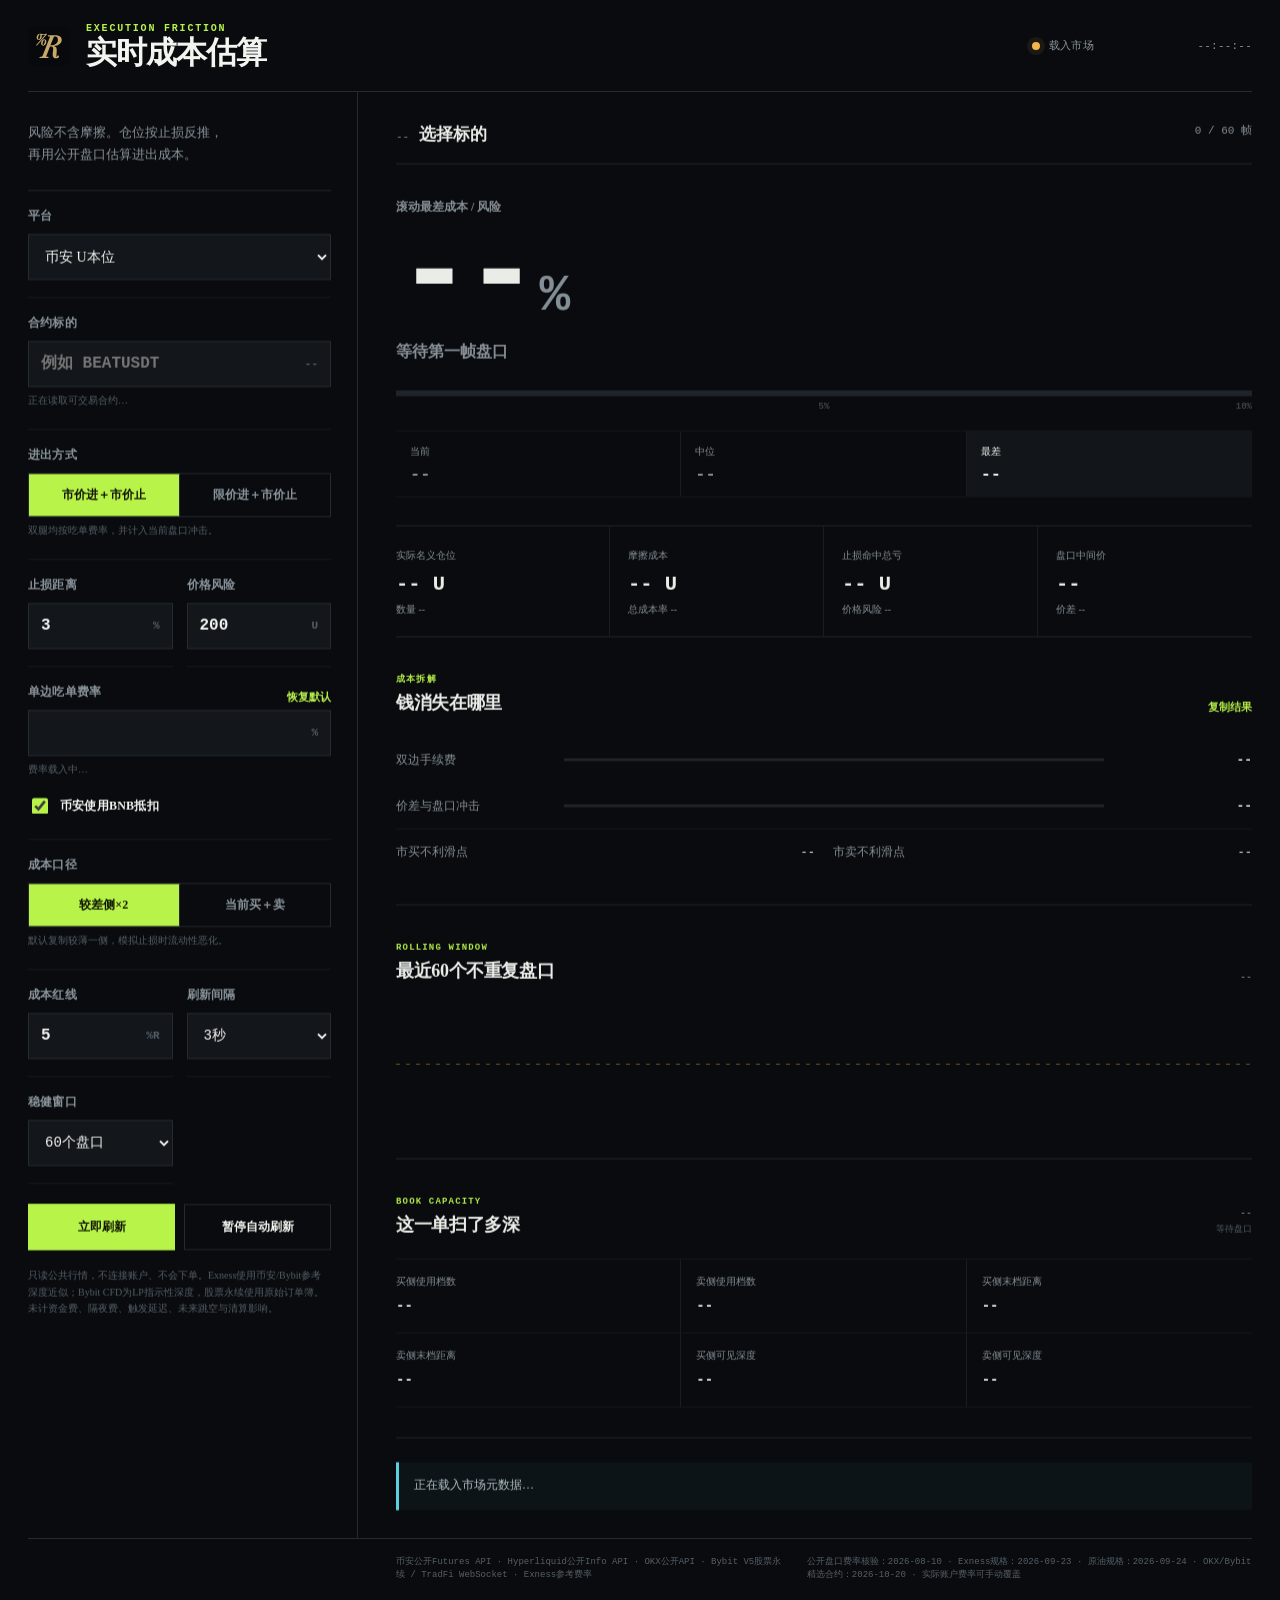
<file: index.html>
<!doctype html>
<html lang="zh-CN">
  <head>
    <meta charset="utf-8" />
    <meta name="viewport" content="width=device-width, initial-scale=1" />
    <meta http-equiv="refresh" content="0; url=./cost.html" />
    <meta name="theme-color" content="#080a0d" />
    <link rel="canonical" href="./cost.html" />
    <link rel="icon" href="./favicon-v5.svg" type="image/svg+xml" />
    <title>正在打开实时成本估算器</title>
  </head>
  <body>
    <p><a href="./cost.html">打开实时成本估算器</a></p>
  </body>
</html>
</file>
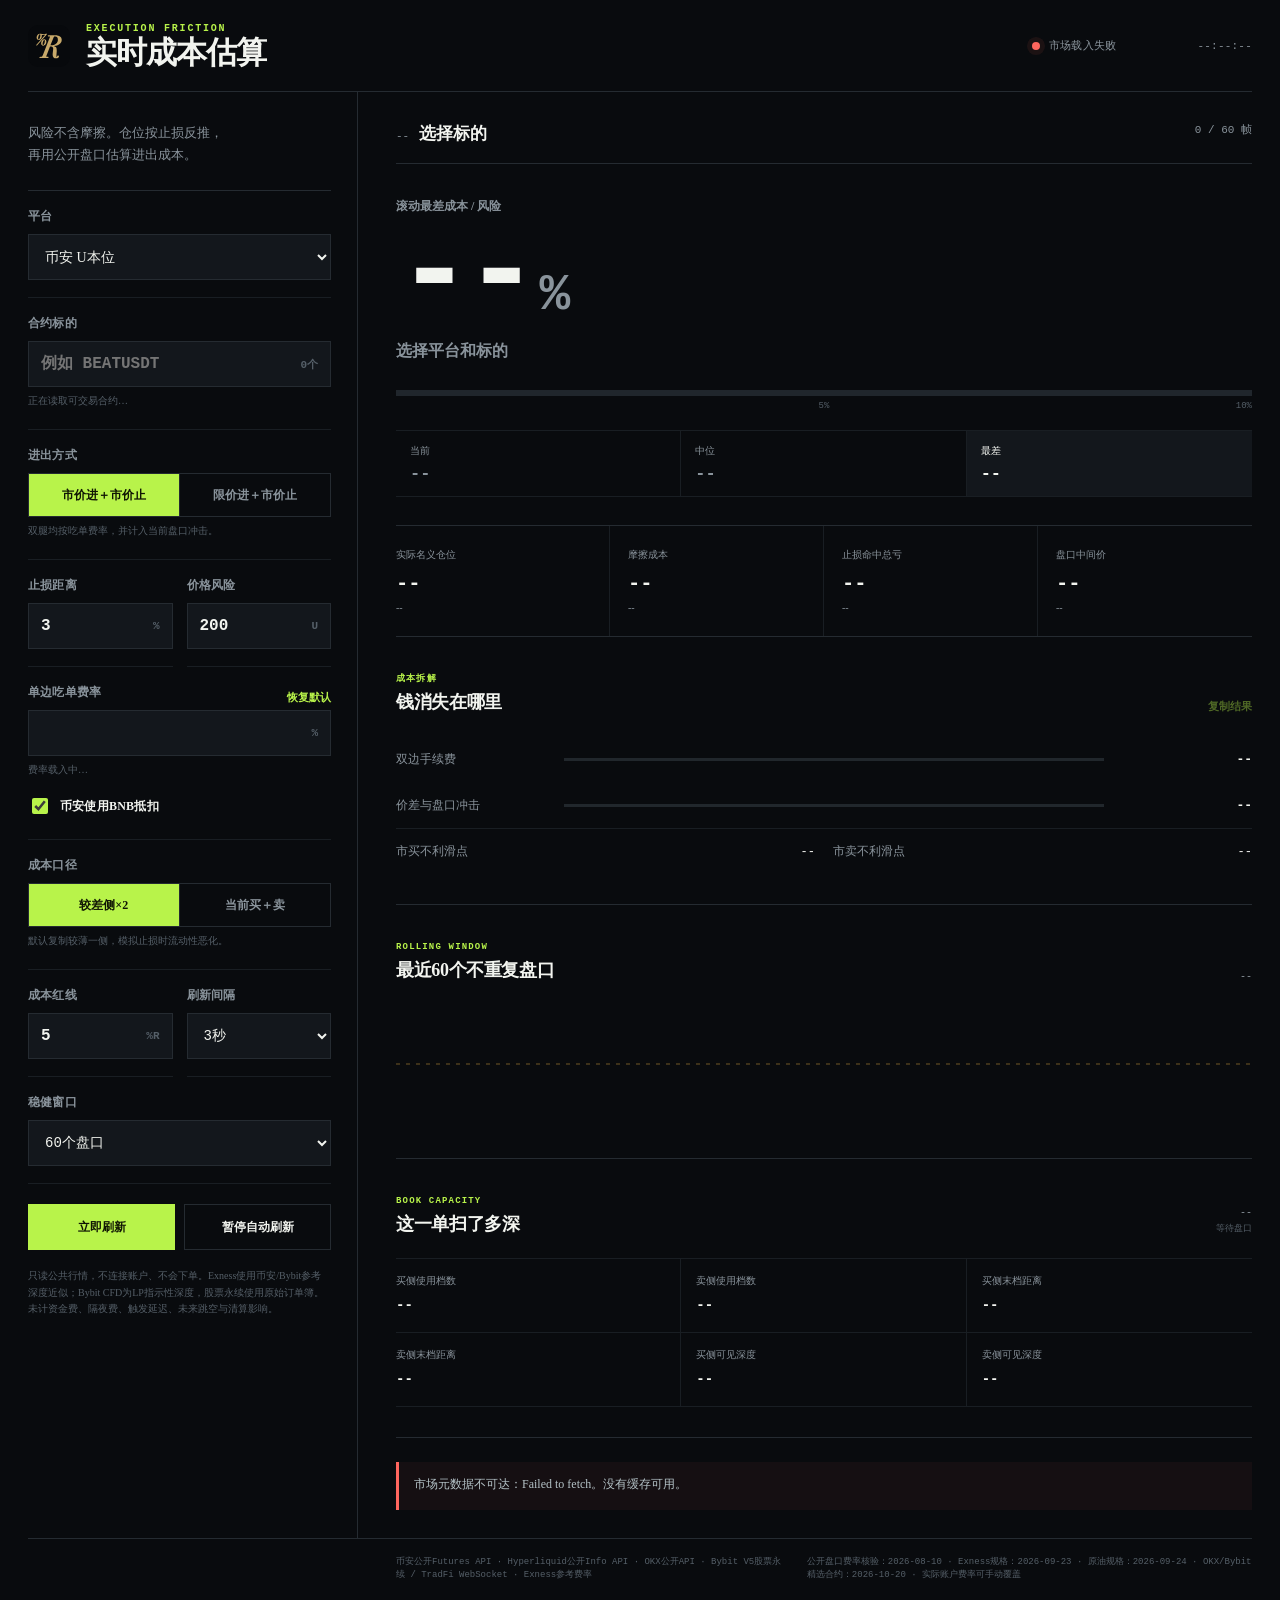
<file: cost.html>
<!doctype html>
<html lang="zh-CN">
  <head>
    <meta charset="utf-8" />
    <meta name="viewport" content="width=device-width, initial-scale=1, viewport-fit=cover" />
    <meta name="theme-color" content="#080a0d" />
    <meta name="apple-mobile-web-app-capable" content="yes" />
    <meta name="apple-mobile-web-app-status-bar-style" content="black-translucent" />
    <meta name="apple-mobile-web-app-title" content="成本估算" />
    <meta
      http-equiv="Content-Security-Policy"
      content="default-src 'self'; script-src 'self'; style-src 'self'; img-src 'self' data:; connect-src https://api.bybit.com https://www.okx.com https://fapi.binance.com https://api.hyperliquid.xyz wss://ws2.bybit.com; manifest-src 'self'"
    />
    <link rel="icon" href="./favicon-v5.ico" />
    <link rel="icon" href="./favicon-32-v5.png" type="image/png" sizes="32x32" />
    <link rel="icon" href="./favicon-16-v5.png" type="image/png" sizes="16x16" />
    <link rel="icon" href="./favicon-v5.svg" type="image/svg+xml" sizes="any" />
    <link rel="apple-touch-icon" href="./apple-touch-icon-v5.png" sizes="180x180" />
    <link rel="mask-icon" href="./safari-pinned-tab-v5.svg" color="#c8a96a" />
    <link rel="manifest" href="./manifest.webmanifest?v=5" />
    <link rel="stylesheet" href="./cost.css?v=27" />
    <title>实时执行成本估算器</title>
  </head>
  <body>
    <main class="shell">
      <header class="topbar">
        <div class="brand-lockup">
          <img class="brand-icon" src="./favicon-v5.svg" alt="" aria-hidden="true" />
          <div>
            <div class="eyebrow">EXECUTION FRICTION</div>
            <h1 id="pageHeading">实时成本估算</h1>
          </div>
        </div>
        <div class="live-state" id="liveState" data-state="loading">
          <span class="live-dot" aria-hidden="true"></span>
          <span id="liveLabel">载入市场</span>
          <time id="liveTime">--:--:--</time>
        </div>
      </header>

      <div class="workspace">
        <aside class="controls" aria-label="估算参数">
          <div class="control-intro">
            <p id="controlIntro">风险不含摩擦。仓位按止损反推，再用公开盘口估算进出成本。</p>
          </div>

          <div class="control-block">
            <label for="platform">平台</label>
            <select id="platform">
              <option value="binance">币安 U本位</option>
              <option value="bybit-stocks">Bybit 精选股票 / ETF 永续</option>
              <option value="okx-stocks">OKX 精选股票 / ETF 永续</option>
              <option value="hl-main">Hyperliquid 主市场</option>
              <option value="hl-xyz">Hyperliquid XYZ</option>
              <option value="hl-preipo">Hyperliquid Pre-IPO（上市前）</option>
              <option value="bybit-cfd">Bybit CFD（紧点差账户）</option>
              <option value="exness">Exness（参考深度近似）</option>
            </select>
          </div>

          <div class="control-block symbol-block">
            <label for="symbol">合约标的</label>
            <div class="symbol-input-wrap">
              <input
                id="symbol"
                list="symbols"
                autocomplete="off"
                spellcheck="false"
                placeholder="例如 BEATUSDT"
              />
              <span id="symbolCount">--</span>
            </div>
            <datalist id="symbols"></datalist>
            <div class="symbol-quick-pick" id="symbolQuickPick" hidden></div>
            <div class="field-note" id="productNote">正在读取可交易合约…</div>
            <div class="field-note" id="hlCatalogNote" hidden></div>
            <div class="field-note" id="okxNote" hidden></div>
          </div>

          <section id="exnessInputs" hidden aria-label="Exness参考费用">
            <p class="field-note warning-note" id="exRateNote"></p>
            <details class="exness-specs">
              <summary>费用与手数设置（自动记住）</summary>
              <div class="control-block">
                <label for="exAccount">Exness账户类型</label>
                <select id="exAccount">
                  <option value="raw">Raw Spread 裸点</option><option value="pro">Pro 先锋</option>
                  <option value="standard">Standard 标准</option><option value="zero">Zero 零点</option>
                </select>
              </div>
              <div class="control-block">
                <div class="label-row"><label for="exBaseBp">基础往返费率（可留空）</label><button id="exReset" type="button" class="text-button">恢复默认</button></div>
                <div class="number-field"><input id="exBaseBp" inputmode="decimal" placeholder="自动：参考点差＋Exness佣金" /><span>万分之</span></div>
                <p class="field-note">填1代表万1，包含点差＋双边佣金，不含扫档冲击。留空按参考点差＋Exness佣金近似。</p>
              </div>
              <div class="input-pair">
                <div class="control-block"><label for="exRebateBp">额外返佣折扣</label><div class="number-field"><input id="exRebateBp" inputmode="decimal" value="0" /><span>万分之</span></div></div>
                <div class="control-block"><label for="exSlipBp">额外往返滑点</label><div class="number-field"><input id="exSlipBp" inputmode="decimal" value="0" /><span>万分之</span></div></div>
              </div>
              <p class="field-note">这里填占名义仓位的万分比，不填每手金额或伙伴分成比例；返佣默认0。若总费率已含返佣或滑点，不要重复加减。</p>
              <div class="input-pair">
                <div class="control-block"><label for="exLotStep">参考取整步进</label><div class="number-field"><input id="exLotStep" inputmode="decimal" value="0.01" /><span>手</span></div></div>
                <div class="control-block"><label for="exMaxLots">参考单笔上限</label><div class="number-field"><input id="exMaxLots" inputmode="decimal" /><span>手</span></div></div>
              </div>
              <p class="field-note">手数向下取整，不超过风险预算。默认0.01手为计算参考，非已核实的交易步进；上限取已知较低时段值。请按自己终端的规格修改，两项按账户和标的记住。</p>
              <p class="field-note" id="exReferenceNote"></p>
            </details>
          </section>

          <div class="control-block">
            <label>进出方式</label>
            <div class="segmented" role="group" aria-label="进出方式">
              <button type="button" data-execution="market" class="active">市价进＋市价止</button>
              <button type="button" data-execution="limit">限价进＋市价止</button>
            </div>
            <div class="field-note" id="executionNote">双腿均按吃单费率，并计入当前盘口冲击。</div>
          </div>

          <div class="limit-controls" id="limitControls" hidden>
            <div class="input-pair">
              <div class="control-block">
                <label>交易方向</label>
                <div class="segmented compact-segmented" role="group" aria-label="交易方向">
                  <button type="button" data-side="long" class="active">做多</button>
                  <button type="button" data-side="short">做空</button>
                </div>
              </div>
              <div class="control-block">
                <div class="label-row">
                  <label for="limitPrice">限价价格</label>
                  <button id="resetLimitPrice" class="text-button" type="button">跟随盘口</button>
                </div>
                <div class="number-field"><input id="limitPrice" inputmode="decimal" /><span>USD</span></div>
              </div>
            </div>

            <div class="control-block fee-block">
              <div class="label-row">
                <label for="makerFee">单边挂单费率</label>
                <button id="resetMakerFee" class="text-button" type="button">恢复默认</button>
              </div>
              <div class="number-field"><input id="makerFee" inputmode="decimal" /><span>%</span></div>
              <div class="field-note" id="makerFeeNote">挂单费率载入中…</div>
            </div>
          </div>

          <div class="input-pair">
            <div class="control-block">
              <label for="stopPercent">止损距离</label>
              <div class="number-field"><input id="stopPercent" inputmode="decimal" value="3" /><span>%</span></div>
            </div>
            <div class="control-block">
              <label for="risk">价格风险</label>
              <div class="number-field"><input id="risk" inputmode="decimal" value="200" /><span>U</span></div>
            </div>
          </div>

          <div class="control-block fee-block" id="takerFeeBlock">
            <div class="label-row">
              <label for="takerFee">单边吃单费率</label>
              <button id="resetFee" class="text-button" type="button">恢复默认</button>
            </div>
            <div class="number-field"><input id="takerFee" inputmode="decimal" /><span>%</span></div>
            <div class="field-note" id="feeNote">费率载入中…</div>
            <label class="switch-row" id="bnbRow">
              <input id="bnbDiscount" type="checkbox" checked />
              <span>币安使用BNB抵扣</span>
            </label>
          </div>

          <div class="control-block fee-block" id="fixedCommissionBlock" hidden>
            <div class="label-row">
              <label for="fixedCommission" id="fixedCommissionLabel">每手完整交易佣金</label>
              <button id="resetFixedCommission" class="text-button" type="button">恢复默认</button>
            </div>
            <div class="number-field"><input id="fixedCommission" inputmode="decimal" value="6" /><span id="fixedCommissionUnit">U/手</span></div>
            <div class="field-note" id="fixedCommissionNote">Bybit Tight-Spread佣金载入中…</div>
          </div>

          <div class="control-block" id="methodBlock">
            <label>成本口径</label>
            <div class="segmented" role="group" aria-label="成本口径">
              <button type="button" data-method="conservative" class="active">较差侧×2</button>
              <button type="button" data-method="directional">当前买＋卖</button>
            </div>
            <div class="field-note">默认复制较薄一侧，模拟止损时流动性恶化。</div>
          </div>

          <div class="input-pair compact-pair">
            <div class="control-block">
              <label for="redline">成本红线</label>
              <div class="number-field"><input id="redline" inputmode="decimal" value="5" /><span>%R</span></div>
            </div>
            <div class="control-block" id="intervalBlock">
              <label for="sampleInterval">刷新间隔</label>
              <select id="sampleInterval">
                <option value="2000">2秒</option>
                <option value="3000" selected>3秒</option>
                <option value="5000">5秒</option>
              </select>
            </div>
          </div>

          <div class="input-pair compact-pair">
            <div class="control-block" id="windowBlock">
              <label for="sampleWindow">稳健窗口</label>
              <select id="sampleWindow">
                <option value="20">20个盘口</option>
                <option value="60" selected>60个盘口</option>
                <option value="120">120个盘口</option>
              </select>
            </div>
            <div class="control-block" id="depthModeBlock" hidden>
              <label for="depthMode">盘口深度</label>
              <select id="depthMode">
                <option value="auto" selected>自动扩展</option>
                <option value="raw">仅原始20档</option>
              </select>
            </div>
          </div>

          <div class="control-actions">
            <button type="button" class="primary-action" id="refreshNow">立即刷新</button>
            <button type="button" class="secondary-action" id="toggleLive">暂停自动刷新</button>
          </div>

          <p class="scope-note">
            只读公共行情，不连接账户、不会下单。Exness使用币安/Bybit参考深度近似；Bybit CFD为LP指示性深度，股票永续使用原始订单簿。未计资金费、隔夜费、触发延迟、未来跳空与清算影响。
          </p>
        </aside>

        <section class="results" id="resultsPanel" aria-live="polite" data-stale="false">
          <div class="result-context">
            <div>
              <span id="contextPlatform">--</span>
              <strong id="contextSymbol">选择标的</strong>
            </div>
            <div class="frame-count" id="frameCount">0 / 60 帧</div>
          </div>

          <section class="hero-result" id="heroResult" data-zone="idle">
            <div class="hero-label" id="heroLabel">滚动最差成本 / 风险</div>
            <div class="hero-number"><span id="heroValue">--</span><small>%</small></div>
            <div class="hero-verdict" id="heroVerdict">等待第一帧盘口</div>

            <div id="exScaleNote" class="exness-scale-note" hidden>
              <strong id="exRiskEquation">--</strong>
              <p id="exProxyDescription"></p>
              <p>仓位吃到更差报价时，成本比例会上升；首档承接充足时仍可能相同。跨平台近似，不是Exness真实盘口。</p>
            </div>

            <div class="risk-track" aria-label="成本风险刻度">
              <div class="risk-fill" id="riskFill"></div>
              <span class="risk-marker marker-five">5%</span>
              <span class="risk-marker marker-ten">10%</span>
            </div>

            <div class="stat-tabs" role="tablist" aria-label="统计视图">
              <button type="button" data-view="current" role="tab">
                <span>当前</span><b id="currentStat">--</b>
              </button>
              <button type="button" data-view="median" role="tab">
                <span>中位</span><b id="medianStat">--</b>
              </button>
              <button type="button" data-view="worst" role="tab" class="active">
                <span>最差</span><b id="worstStat">--</b>
              </button>
            </div>
          </section>

          <section class="primary-metrics" id="marketMetrics" aria-label="核心结果">
            <div>
              <span>实际名义仓位</span>
              <strong id="positionValue">-- U</strong>
              <small id="quantityValue">数量 --</small>
              <button type="button" class="text-button" id="copyContracts" title="按当前输入和最新盘口重算，并切到当前结果" hidden disabled>复制当前张数</button>
            </div>
            <div>
              <span>摩擦成本</span>
              <strong id="costValue">-- U</strong>
              <small id="costRateValue">总成本率 --</small>
            </div>
            <div>
              <span id="totalLossLabel">止损命中总亏</span>
              <strong id="totalLossValue">-- U</strong>
              <small id="actualRiskValue">价格风险 --</small>
            </div>
            <div>
              <span id="midLabel">盘口中间价</span>
              <strong id="midValue">--</strong>
              <small id="spreadValue">价差 --</small>
            </div>
          </section>

          <section class="primary-metrics" id="exnessMetrics" aria-label="Exness参考结果" hidden>
            <div>
              <div class="exness-lot-heading"><span>Exness参考手数</span><button id="exCopyLots" type="button" class="text-button" disabled>复制手数</button></div>
              <strong id="exLots">--</strong><small id="exPosition">名义仓位 --</small><small id="exLotNote">按参考步进向下取整</small>
            </div>
            <div><span>近似摩擦成本</span><strong id="exCost">--</strong><small id="exNetRate">含冲击总成本率 --</small></div>
            <div><span>近似止损总亏</span><strong id="exTotalLoss">--</strong><small id="exTotalR">实际价格风险＋近似成本</small></div>
            <div><span>参考盘口额外冲击</span><strong id="exImpact">--</strong><small id="exDepthDetails">按较差侧×2</small></div>
          </section>

          <p id="exLotRules" class="field-note exness-lot-rules" hidden></p>

          <div class="limit-assumption" id="limitAssumption" hidden>
            <strong>条件结论：挂单已按Post-only全额成交</strong>
            <span>若未成交：仓位0、交易成本0；机会成本和逆向选择不在本模型内。</span>
          </div>

          <section class="breakdown" aria-label="成本拆解">
            <div class="section-heading">
              <div>
                <span>成本拆解</span>
                <h2>钱消失在哪里</h2>
              </div>
              <button type="button" id="copySummary" class="text-button">复制结果</button>
            </div>
            <p id="exProxyBreakdown" class="field-note" hidden></p>
            <div class="breakdown-row">
              <span id="feeBreakdownLabel">双边手续费</span>
              <div class="micro-track"><i id="feeBar"></i></div>
              <b id="feeValue">--</b>
            </div>
            <div class="breakdown-row">
              <span id="bookBreakdownLabel">价差与盘口冲击</span>
              <div class="micro-track"><i id="bookBar"></i></div>
              <b id="bookValue">--</b>
            </div>
            <div class="breakdown-row subtle-row">
              <span>市买不利滑点</span><em id="buySlipValue">--</em>
              <span>市卖不利滑点</span><em id="sellSlipValue">--</em>
            </div>

          </section>

          <section class="rolling" aria-label="滚动窗口">
            <div class="section-heading">
              <div>
                <span>ROLLING WINDOW</span>
                <h2 id="windowTitle">最近60个不重复盘口</h2>
              </div>
              <div id="windowAge">--</div>
            </div>
            <svg id="sparkline" viewBox="0 0 600 120" preserveAspectRatio="none" aria-label="成本占风险变化曲线">
              <path id="sparkArea" class="spark-area" d=""></path>
              <path id="sparkPath" class="spark-path" d=""></path>
              <line id="sparkRedline" class="spark-redline" x1="0" x2="600" y1="60" y2="60"></line>
            </svg>
          </section>

          <section class="execution" aria-label="盘口容量">
            <div class="section-heading">
              <div>
                <span>BOOK CAPACITY</span>
                <h2>这一单扫了多深</h2>
              </div>
              <div class="depth-meta">
                <div class="depth-state" id="depthState">--</div>
                <small id="depthQuality">等待盘口</small>
              </div>
            </div>
            <dl class="execution-grid">
              <div><dt>买侧使用档数</dt><dd id="buyLevels">--</dd></div>
              <div><dt>卖侧使用档数</dt><dd id="sellLevels">--</dd></div>
              <div><dt>买侧末档距离</dt><dd id="buyLast">--</dd></div>
              <div><dt>卖侧末档距离</dt><dd id="sellLast">--</dd></div>
              <div><dt>买侧可见深度</dt><dd id="buyDepth">--</dd></div>
              <div><dt>卖侧可见深度</dt><dd id="sellDepth">--</dd></div>
            </dl>
          </section>

          <div class="message" id="message" data-kind="info">正在载入市场元数据…</div>
        </section>
      </div>

      <footer class="footer">
        <span>币安公开Futures API · Hyperliquid公开Info API · OKX公开API · Bybit V5股票永续 / TradFi WebSocket · Exness参考费率</span>
        <span>公开盘口费率核验：2026-08-10 · Exness规格：2026-09-23 · 原油规格：2026-09-24 · OKX/Bybit精选合约：2026-10-20 · 实际账户费率可手动覆盖</span>
      </footer>
    </main>

    <script src="./cost-core.js?v=27"></script>
    <script src="./exness-core.js?v=27"></script>
    <script src="./exness-ui.js?v=27"></script>
    <script src="./hl-catalog.js?v=27"></script>
    <script src="./okx-selected-listings.js?v=27"></script>
    <script src="./okx-market.js?v=27"></script>
    <script src="./bybit-stocks.js?v=27"></script>
    <script src="./cost.js?v=27"></script>
  </body>
</html>
</file>
<file: cost.css>
:root {
  color-scheme: dark;
  --bg: #090b0e;
  --surface: #0e1115;
  --surface-raised: #13171c;
  --line: #252b31;
  --line-soft: #191e23;
  --text: #f2f4ef;
  --muted: #89939b;
  --faint: #555f68;
  --accent: #b8f34a;
  --accent-ink: #101604;
  --amber: #f4b84a;
  --red: #ff665e;
  --cyan: #63d5e6;
  --mono: ui-monospace, SFMono-Regular, Menlo, Monaco, Consolas, "Liberation Mono", monospace;
  --serif: "SourceHanSerifSC-Regular", "Source Han Serif SC", "Songti SC", "STSong", serif;
}

[hidden] {
  display: none !important;
}

* {
  box-sizing: border-box;
}

html {
  background: var(--bg);
}

body {
  min-width: 320px;
  min-height: 100svh;
  margin: 0;
  background: var(--bg);
  color: var(--text);
  font-family: var(--serif);
  -webkit-font-smoothing: antialiased;
}

button,
input,
select {
  font: inherit;
}

button,
select,
input {
  -webkit-tap-highlight-color: transparent;
}

button,
a,
select,
input {
  outline-offset: 3px;
}

button:focus-visible,
a:focus-visible,
select:focus-visible,
input:focus-visible {
  outline: 2px solid var(--accent);
}

button:disabled {
  cursor: not-allowed;
  opacity: 0.4;
}

.shell {
  width: min(100%, 1480px);
  min-height: 100svh;
  margin: 0 auto;
  padding: 0 28px 24px;
}

.topbar {
  min-height: 92px;
  border-bottom: 1px solid var(--line);
  display: flex;
  align-items: center;
  justify-content: space-between;
  gap: 24px;
  animation: enter 420ms ease-out both;
}

.brand-lockup {
  display: flex;
  align-items: center;
  gap: 16px;
}

.brand-icon {
  width: 42px;
  height: 42px;
  display: block;
  border-radius: 10px;
  flex: 0 0 auto;
}

.eyebrow {
  margin-bottom: 4px;
  color: var(--accent);
  font-family: var(--mono);
  font-size: 10px;
  font-weight: 800;
  letter-spacing: 0.18em;
}

h1,
h2,
p {
  margin: 0;
}

h1 {
  font-size: clamp(23px, 2.4vw, 34px);
  line-height: 1;
  letter-spacing: -0.035em;
}

.live-state {
  min-width: 220px;
  display: grid;
  grid-template-columns: auto 1fr auto;
  align-items: center;
  gap: 9px;
  color: var(--muted);
  font-family: var(--mono);
  font-size: 11px;
  letter-spacing: 0.02em;
}

.live-dot {
  width: 8px;
  height: 8px;
  border-radius: 50%;
  background: var(--amber);
  box-shadow: 0 0 0 5px rgba(244, 184, 74, 0.08);
}

.live-state[data-state="live"] .live-dot {
  background: var(--accent);
  box-shadow: 0 0 0 5px rgba(184, 243, 74, 0.08);
  animation: pulse 1.8s ease-in-out infinite;
}

.live-state[data-state="error"] .live-dot {
  background: var(--red);
  box-shadow: 0 0 0 5px rgba(255, 102, 94, 0.08);
}

.live-state[data-state="paused"] .live-dot {
  background: var(--faint);
  animation: none;
}

.workspace {
  display: grid;
  grid-template-columns: 330px minmax(0, 1fr);
  gap: 0;
}

.controls {
  border-right: 1px solid var(--line);
  padding: 30px 26px 36px 0;
  animation: enter 500ms 60ms ease-out both;
}

.results[data-stale="true"] > :not(.message) {
  opacity: 0.42;
  filter: saturate(0.35);
}

.results > :not(.message) {
  transition: opacity 180ms ease, filter 180ms ease;
}

.control-intro {
  padding-bottom: 24px;
  border-bottom: 1px solid var(--line);
}

.control-intro p {
  max-width: 31ch;
  color: var(--muted);
  font-size: 13px;
  line-height: 1.7;
}

.control-block {
  padding: 17px 0;
  border-bottom: 1px solid var(--line-soft);
}

.control-block > label,
.label-row label {
  display: block;
  margin-bottom: 9px;
  color: var(--muted);
  font-size: 12px;
  font-weight: 700;
  letter-spacing: 0.02em;
}

.label-row {
  display: flex;
  align-items: center;
  justify-content: space-between;
  gap: 12px;
}

select,
.symbol-input-wrap,
.number-field {
  width: 100%;
  min-height: 46px;
  border: 1px solid var(--line);
  background: var(--surface-raised);
  color: var(--text);
  transition: border-color 160ms ease, background 160ms ease;
}

select:hover,
.symbol-input-wrap:hover,
.number-field:hover,
.symbol-input-wrap:focus-within,
.number-field:focus-within {
  border-color: #3d464e;
  background: #151a20;
}

select {
  border-radius: 0;
  padding: 0 12px;
  font-size: 14px;
}

.symbol-input-wrap,
.number-field {
  display: flex;
  align-items: center;
}

.symbol-input-wrap input,
.number-field input {
  width: 100%;
  min-width: 0;
  height: 44px;
  padding: 0 12px;
  border: 0;
  outline: 0;
  background: transparent;
  color: var(--text);
  font-family: var(--mono);
  font-size: 16px;
  font-weight: 760;
}

.symbol-input-wrap span,
.number-field span {
  flex: 0 0 auto;
  padding-right: 12px;
  color: var(--faint);
  font-family: var(--mono);
  font-size: 11px;
  font-weight: 800;
}

.input-pair {
  display: grid;
  grid-template-columns: 1fr 1fr;
  gap: 14px;
}

.input-pair.single-column {
  grid-template-columns: 1fr;
}

.input-pair .control-block {
  min-width: 0;
}

.limit-controls {
  border-left: 2px solid rgba(184, 243, 74, 0.48);
  padding-left: 14px;
  animation: reveal-controls 220ms ease-out both;
}

.compact-segmented button {
  min-height: 46px;
}

.field-note {
  min-height: 18px;
  margin-top: 7px;
  color: var(--faint);
  font-size: 10px;
  line-height: 1.45;
}

.field-note.warning-note {
  color: var(--amber);
}

.symbol-quick-pick {
  display: flex;
  flex-wrap: wrap;
  gap: 6px;
  margin-top: 9px;
}

.symbol-quick-pick button {
  min-height: 40px;
  padding: 5px 9px;
  border: 1px solid var(--line);
  background: transparent;
  color: var(--muted);
  cursor: pointer;
  font-family: var(--mono);
  font-size: 10px;
  font-weight: 800;
}

.symbol-quick-pick button:hover,
.symbol-quick-pick button.active {
  border-color: rgba(184, 243, 74, 0.6);
  color: var(--accent);
}

.text-button {
  padding: 0;
  border: 0;
  background: transparent;
  color: var(--accent);
  cursor: pointer;
  font-size: 11px;
  font-weight: 800;
}

.switch-row {
  min-height: 32px;
  margin: 9px 0 0 !important;
  display: flex !important;
  align-items: center;
  gap: 9px;
  color: var(--text) !important;
  cursor: pointer;
}

.switch-row[hidden] {
  display: none !important;
}

.switch-row input {
  width: 16px;
  height: 16px;
  accent-color: var(--accent);
}

.segmented {
  display: grid;
  grid-template-columns: 1fr 1fr;
  border: 1px solid var(--line);
}

.segmented button {
  min-height: 42px;
  padding: 8px;
  border: 0;
  border-right: 1px solid var(--line);
  background: transparent;
  color: var(--muted);
  cursor: pointer;
  font-size: 12px;
  font-weight: 800;
}

.segmented button:last-child {
  border-right: 0;
}

.segmented button.active {
  background: var(--accent);
  color: var(--accent-ink);
}

.compact-pair select {
  font-family: var(--mono);
}

.control-actions {
  display: grid;
  grid-template-columns: 1fr 1fr;
  gap: 9px;
  padding-top: 20px;
}

.control-actions button {
  min-height: 46px;
  border: 1px solid var(--line);
  cursor: pointer;
  font-size: 12px;
  font-weight: 900;
  transition: transform 150ms ease, border-color 150ms ease, background 150ms ease;
}

.control-actions button:hover {
  transform: translateY(-1px);
}

.primary-action {
  border-color: var(--accent) !important;
  background: var(--accent);
  color: var(--accent-ink);
}

.secondary-action {
  background: transparent;
  color: var(--text);
}

.scope-note {
  margin-top: 18px;
  color: var(--faint);
  font-size: 10px;
  line-height: 1.65;
}

.results {
  min-width: 0;
  padding: 30px 0 28px 38px;
  animation: enter 560ms 100ms ease-out both;
}

.result-context {
  min-height: 42px;
  padding-bottom: 18px;
  border-bottom: 1px solid var(--line);
  display: flex;
  align-items: flex-start;
  justify-content: space-between;
  gap: 20px;
}

.result-context div:first-child {
  display: flex;
  align-items: baseline;
  gap: 10px;
}

.result-context span,
.frame-count {
  color: var(--muted);
  font-family: var(--mono);
  font-size: 11px;
}

.result-context strong {
  font-family: var(--mono);
  font-size: 17px;
}

.hero-result {
  padding: 34px 0 28px;
  border-bottom: 1px solid var(--line);
}

.hero-label {
  color: var(--muted);
  font-size: 12px;
  font-weight: 800;
}

.hero-number {
  min-height: 126px;
  display: flex;
  align-items: baseline;
  gap: 9px;
  color: var(--text);
  font-family: var(--mono);
  font-variant-numeric: tabular-nums;
}

.hero-number span {
  font-size: clamp(72px, 10vw, 148px);
  font-weight: 900;
  line-height: 0.94;
  letter-spacing: -0.075em;
  transition: color 220ms ease;
}

.hero-number small {
  color: var(--muted);
  font-size: clamp(26px, 4vw, 54px);
  font-weight: 800;
}

.hero-result[data-zone="good"] .hero-number span,
.hero-result[data-zone="good"] .hero-verdict {
  color: var(--accent);
}

.hero-result[data-zone="warn"] .hero-number span,
.hero-result[data-zone="warn"] .hero-verdict {
  color: var(--amber);
}

.hero-result[data-zone="bad"] .hero-number span,
.hero-result[data-zone="bad"] .hero-verdict {
  color: var(--red);
}

.hero-verdict {
  min-height: 27px;
  color: var(--muted);
  font-size: 16px;
  font-weight: 900;
}

.risk-track {
  position: relative;
  height: 6px;
  margin: 22px 0 34px;
  background: #20262c;
  overflow: visible;
}

.risk-fill {
  width: 0;
  height: 100%;
  background: var(--accent);
  transition: width 360ms cubic-bezier(0.22, 1, 0.36, 1), background 220ms ease;
}

.hero-result[data-zone="warn"] .risk-fill {
  background: var(--amber);
}

.hero-result[data-zone="bad"] .risk-fill {
  background: var(--red);
}

.risk-marker {
  position: absolute;
  top: 11px;
  color: var(--faint);
  font-family: var(--mono);
  font-size: 9px;
}

.marker-five {
  left: 50%;
  transform: translateX(-50%);
}

.marker-ten {
  right: 0;
}

.stat-tabs {
  display: grid;
  grid-template-columns: repeat(3, minmax(0, 1fr));
  border-top: 1px solid var(--line-soft);
  border-bottom: 1px solid var(--line-soft);
}

.stat-tabs button {
  min-height: 65px;
  padding: 10px 14px;
  border: 0;
  border-right: 1px solid var(--line-soft);
  background: transparent;
  color: var(--muted);
  cursor: pointer;
  text-align: left;
}

.stat-tabs button:last-child {
  border-right: 0;
}

.stat-tabs button.active {
  background: var(--surface-raised);
  color: var(--text);
}

.stat-tabs span,
.stat-tabs b {
  display: block;
}

.stat-tabs span {
  margin-bottom: 6px;
  font-size: 10px;
}

.stat-tabs b {
  font-family: var(--mono);
  font-size: 17px;
}

.primary-metrics {
  display: grid;
  grid-template-columns: repeat(4, minmax(0, 1fr));
  border-bottom: 1px solid var(--line);
}

.primary-metrics > div {
  min-height: 110px;
  padding: 22px 18px 20px 0;
  border-right: 1px solid var(--line-soft);
}

.primary-metrics > div:not(:first-child) {
  padding-left: 18px;
}

.primary-metrics > div:last-child {
  border-right: 0;
}

.primary-metrics span,
.primary-metrics small {
  display: block;
  color: var(--muted);
  font-size: 10px;
}

.primary-metrics strong {
  display: block;
  margin: 10px 0 7px;
  font-family: var(--mono);
  font-size: clamp(16px, 1.6vw, 22px);
  font-variant-numeric: tabular-nums;
  overflow-wrap: anywhere;
}

.limit-assumption {
  min-height: 58px;
  padding: 14px 0;
  border-bottom: 1px solid var(--line);
  display: flex;
  align-items: baseline;
  justify-content: space-between;
  gap: 18px;
}

.limit-assumption strong {
  color: var(--accent);
  font-size: 11px;
}

.limit-assumption span {
  color: var(--muted);
  font-size: 10px;
  line-height: 1.5;
  text-align: right;
}

.breakdown,
.rolling,
.execution {
  padding: 30px 0;
  border-bottom: 1px solid var(--line);
}

.section-heading {
  margin-bottom: 22px;
  display: flex;
  align-items: flex-end;
  justify-content: space-between;
  gap: 20px;
}

.section-heading span {
  color: var(--accent);
  font-family: var(--mono);
  font-size: 9px;
  font-weight: 800;
  letter-spacing: 0.13em;
}

.section-heading h2 {
  margin-top: 5px;
  font-size: 18px;
  letter-spacing: -0.02em;
}

.breakdown-row {
  min-height: 46px;
  display: grid;
  grid-template-columns: 150px minmax(120px, 1fr) 130px;
  align-items: center;
  gap: 18px;
  color: var(--muted);
  font-size: 12px;
}

.breakdown-row b {
  color: var(--text);
  font-family: var(--mono);
  font-size: 13px;
  text-align: right;
}

.micro-track {
  height: 3px;
  background: #21272c;
}

.micro-track i {
  display: block;
  width: 0;
  height: 100%;
  background: var(--accent);
  transition: width 300ms ease;
}

.breakdown-row:nth-child(3) .micro-track i {
  background: var(--amber);
}

.subtle-row {
  grid-template-columns: 150px 1fr 150px 1fr;
  border-top: 1px solid var(--line-soft);
}

.subtle-row em {
  color: var(--text);
  font-family: var(--mono);
  font-size: 12px;
  font-style: normal;
  text-align: right;
}

#windowAge,
.depth-state {
  color: var(--muted);
  font-family: var(--mono);
  font-size: 10px;
}

.depth-meta {
  text-align: right;
}

.depth-meta small {
  display: block;
  max-width: 280px;
  margin-top: 5px;
  color: var(--faint);
  font-family: var(--mono);
  font-size: 9px;
  line-height: 1.4;
}

.depth-meta small.warning-note {
  color: var(--amber);
}

#sparkline {
  width: 100%;
  height: 120px;
  overflow: visible;
}

.spark-area {
  fill: rgba(184, 243, 74, 0.06);
}

.spark-path {
  fill: none;
  stroke: var(--accent);
  stroke-width: 2;
  vector-effect: non-scaling-stroke;
  transition: d 260ms ease;
}

.spark-redline {
  stroke: rgba(244, 184, 74, 0.45);
  stroke-width: 1;
  stroke-dasharray: 4 6;
  vector-effect: non-scaling-stroke;
}

.execution-grid {
  margin: 0;
  display: grid;
  grid-template-columns: repeat(3, minmax(0, 1fr));
  border-top: 1px solid var(--line-soft);
}

.execution-grid > div {
  min-height: 74px;
  padding: 15px 15px 12px 0;
  border-right: 1px solid var(--line-soft);
  border-bottom: 1px solid var(--line-soft);
}

.execution-grid > div:nth-child(3n + 2),
.execution-grid > div:nth-child(3n + 3) {
  padding-left: 15px;
}

.execution-grid > div:nth-child(3n) {
  border-right: 0;
}

.execution-grid dt {
  color: var(--muted);
  font-size: 10px;
}

.execution-grid dd {
  margin: 9px 0 0;
  color: var(--text);
  font-family: var(--mono);
  font-size: 14px;
  font-weight: 800;
}

.message {
  min-height: 48px;
  margin-top: 24px;
  padding: 13px 15px;
  border-left: 3px solid var(--cyan);
  background: rgba(99, 213, 230, 0.05);
  color: #b5c3c8;
  font-size: 12px;
  line-height: 1.65;
}

.message[data-kind="warning"] {
  border-left-color: var(--amber);
  background: rgba(244, 184, 74, 0.05);
}

.message[data-kind="error"] {
  border-left-color: var(--red);
  background: rgba(255, 102, 94, 0.05);
}

.message[data-kind="success"] {
  border-left-color: var(--accent);
  background: rgba(184, 243, 74, 0.05);
}

.footer {
  min-height: 58px;
  padding-left: 368px;
  border-top: 1px solid var(--line);
  display: flex;
  align-items: center;
  justify-content: space-between;
  gap: 18px;
  color: var(--faint);
  font-family: var(--mono);
  font-size: 9px;
}

@keyframes enter {
  from {
    opacity: 0;
    transform: translateY(8px);
  }
  to {
    opacity: 1;
    transform: translateY(0);
  }
}

@keyframes pulse {
  0%,
  100% {
    opacity: 0.65;
    transform: scale(0.9);
  }
  50% {
    opacity: 1;
    transform: scale(1.08);
  }
}

@keyframes reveal-controls {
  from {
    opacity: 0;
    transform: translateY(-4px);
  }
  to {
    opacity: 1;
    transform: translateY(0);
  }
}

@media (max-width: 980px) {
  .shell {
    padding: 0 20px 20px;
  }

  .workspace {
    grid-template-columns: 280px minmax(0, 1fr);
  }

  .controls {
    padding-right: 20px;
  }

  .results {
    padding-left: 26px;
  }

  .primary-metrics {
    grid-template-columns: repeat(2, minmax(0, 1fr));
  }

  .primary-metrics > div:nth-child(2) {
    border-right: 0;
  }

  .primary-metrics > div:nth-child(3),
  .primary-metrics > div:nth-child(4) {
    border-top: 1px solid var(--line-soft);
  }

  .primary-metrics > div:nth-child(3) {
    padding-left: 0;
  }

  .footer {
    padding-left: 306px;
  }

  .limit-assumption {
    align-items: flex-start;
    flex-direction: column;
    gap: 6px;
  }

  .limit-assumption span {
    text-align: left;
  }
}

@media (max-width: 760px) {
  .shell {
    padding: 0 16px 18px;
  }

  .topbar {
    min-height: 82px;
  }

  .live-state {
    min-width: 0;
    grid-template-columns: auto auto;
  }

  .live-state time {
    display: none;
  }

  .workspace {
    display: block;
  }

  .controls {
    border-right: 0;
    border-bottom: 1px solid var(--line);
    padding: 22px 0 26px;
  }

  .control-intro p {
    max-width: none;
  }

  .results {
    padding: 24px 0 20px;
  }

  .hero-number {
    min-height: 102px;
  }

  .hero-number span {
    font-size: clamp(66px, 23vw, 104px);
  }

  .execution-grid {
    grid-template-columns: repeat(2, minmax(0, 1fr));
  }

  .execution-grid > div:nth-child(n) {
    padding-left: 0;
    padding-right: 12px;
    border-right: 1px solid var(--line-soft);
  }

  .execution-grid > div:nth-child(even) {
    padding-left: 12px;
    border-right: 0;
  }

  .footer {
    min-height: 70px;
    padding: 14px 0 0;
    align-items: flex-start;
    flex-direction: column;
    justify-content: flex-start;
    gap: 6px;
  }
}

@media (max-width: 430px) {
  .shell {
    padding-left: 12px;
    padding-right: 12px;
  }

  .eyebrow {
    font-size: 8px;
  }

  h1 {
    font-size: 22px;
  }

  .brand-icon {
    width: 38px;
    height: 38px;
  }

  .live-state {
    font-size: 9px;
  }

  .input-pair {
    gap: 9px;
  }

  .number-field input {
    padding-left: 9px;
    font-size: 14px;
  }

  .control-actions {
    grid-template-columns: 1fr;
  }

  .result-context {
    align-items: center;
  }

  .result-context div:first-child {
    display: block;
  }

  .result-context span {
    display: block;
    margin-bottom: 5px;
  }

  .hero-result {
    padding-top: 28px;
  }

  .hero-number {
    min-height: 92px;
  }

  .hero-number span {
    font-size: 72px;
  }

  .hero-number small {
    font-size: 27px;
  }

  .primary-metrics > div {
    min-height: 96px;
    padding-top: 18px;
  }

  .breakdown-row {
    grid-template-columns: 120px minmax(70px, 1fr) 105px;
    gap: 9px;
  }

  .subtle-row {
    grid-template-columns: 1fr 1fr;
    padding: 10px 0;
  }

  .subtle-row span:nth-of-type(2) {
    margin-top: 8px;
  }

  .subtle-row em:nth-of-type(2) {
    margin-top: 8px;
  }
}

@media (prefers-reduced-motion: reduce) {
  *,
  *::before,
  *::after {
    animation-duration: 1ms !important;
    animation-iteration-count: 1 !important;
    scroll-behavior: auto !important;
    transition-duration: 1ms !important;
  }
}
.exness-inputs { padding: 14px; border: 1px solid #675737; border-radius: 12px; background: rgba(200, 169, 106, 0.035); }
.exness-inputs .input-pair { gap: 10px; }
.exness-inputs .number-field input { min-width: 0; }
.exness-specs { margin-top: 12px; }
.exness-specs summary { cursor: pointer; color: #c8a96a; font-size: 13px; }
.exness-sources a { color: #c8a96a; }
.exness-extra { grid-template-columns: 1fr auto; }
.exness-scale-note { margin-top: 18px; padding-top: 14px; border-top: 1px solid var(--line); font-size: 12px; line-height: 1.7; }
.exness-scale-note strong { color: var(--text); font-weight: 600; overflow-wrap: anywhere; }
.exness-scale-note p { margin: 5px 0 0; color: var(--muted); }
.exness-lot-heading { display: flex; align-items: center; justify-content: space-between; gap: 6px; flex-wrap: wrap; }
.exness-lot-heading .text-button { font-size: 11px; min-height: 28px; }
.exness-lot-rules { margin: 0; padding: 12px 0; border-bottom: 1px solid var(--line); line-height: 1.7; overflow-wrap: anywhere; }
</file>
